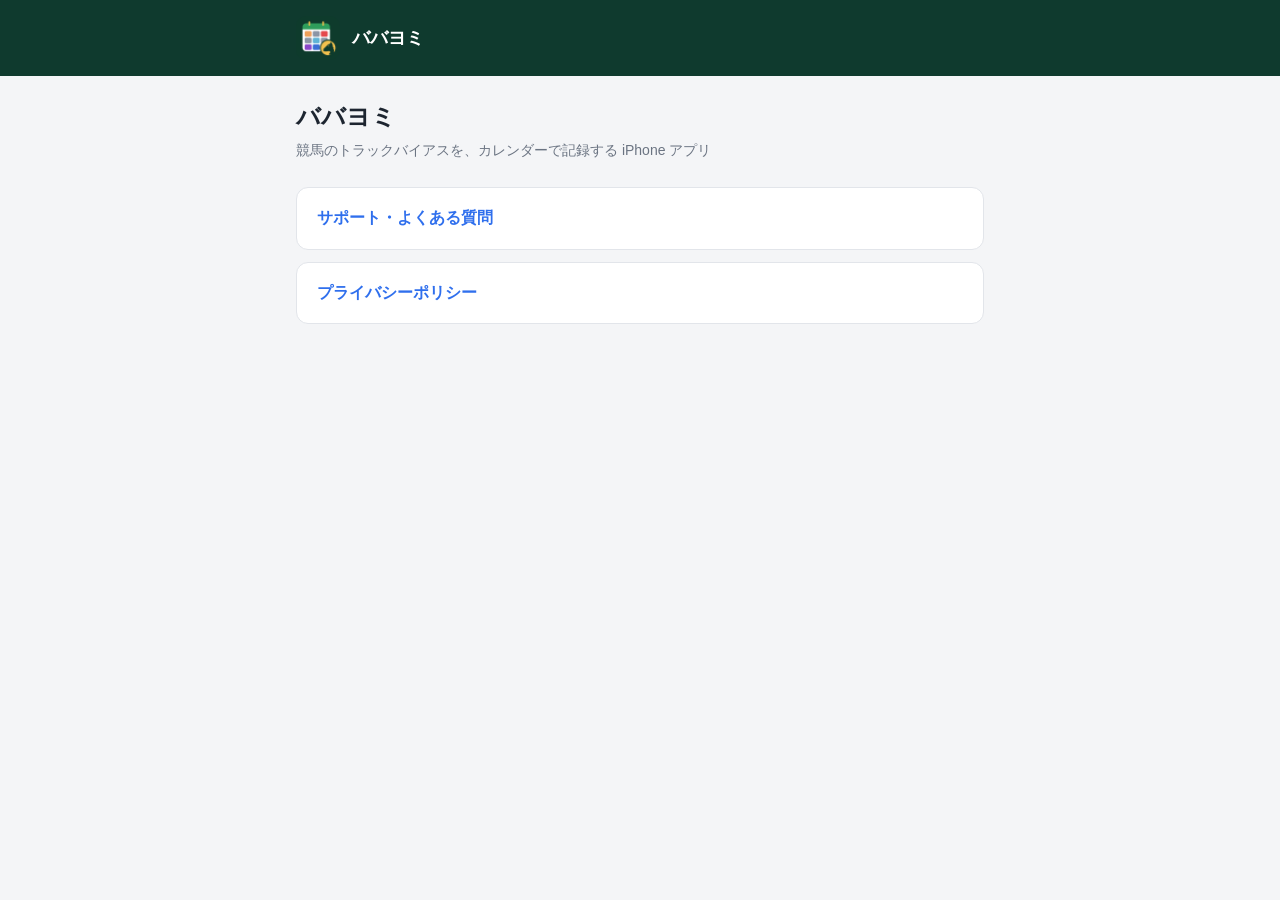
<file: index.html>
<!doctype html>
<html lang="ja">
<head>
  <meta charset="utf-8">
  <meta name="viewport" content="width=device-width, initial-scale=1">
  <title>ババヨミ</title>
  <link rel="icon" href="icon.png">
  <link rel="stylesheet" href="style.css">
</head>
<body>
  <header>
    <div class="header-inner">
      <img src="icon.png" alt="">
      <a href="./">ババヨミ</a>
    </div>
  </header>
  <main>
    <h1>ババヨミ</h1>
    <p class="updated">競馬のトラックバイアスを、カレンダーで記録する iPhone アプリ</p>
    <ul class="links">
      <li><a href="support.html">サポート・よくある質問</a></li>
      <li><a href="privacy.html">プライバシーポリシー</a></li>
    </ul>
  </main>
</body>
</html>
</file>
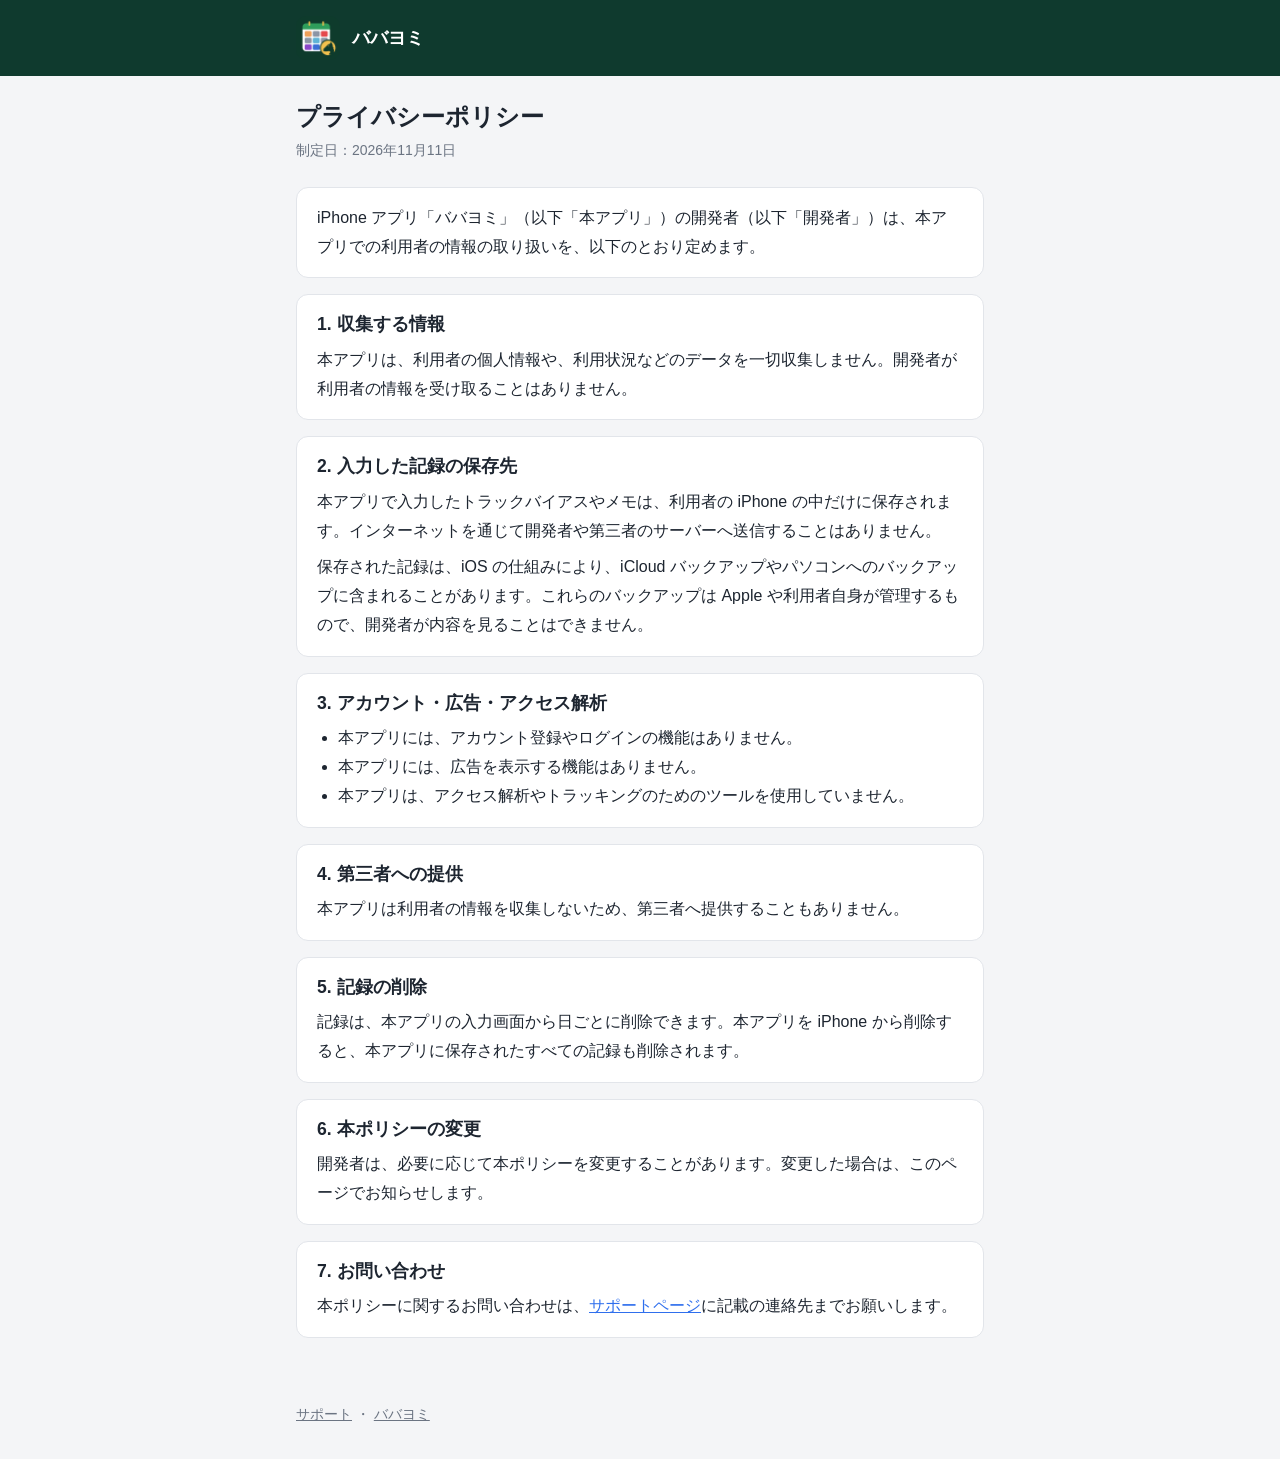
<file: privacy.html>
<!doctype html>
<html lang="ja">
<head>
  <meta charset="utf-8">
  <meta name="viewport" content="width=device-width, initial-scale=1">
  <title>プライバシーポリシー | ババヨミ</title>
  <link rel="icon" href="icon.png">
  <link rel="stylesheet" href="style.css">
</head>
<body>
  <header>
    <div class="header-inner">
      <img src="icon.png" alt="">
      <a href="./">ババヨミ</a>
    </div>
  </header>
  <main>
    <h1>プライバシーポリシー</h1>
    <p class="updated">制定日：2026年11月11日</p>

    <section>
      <p>iPhone アプリ「ババヨミ」（以下「本アプリ」）の開発者（以下「開発者」）は、本アプリでの利用者の情報の取り扱いを、以下のとおり定めます。</p>
    </section>

    <section>
      <h2>1. 収集する情報</h2>
      <p>本アプリは、利用者の個人情報や、利用状況などのデータを一切収集しません。開発者が利用者の情報を受け取ることはありません。</p>
    </section>

    <section>
      <h2>2. 入力した記録の保存先</h2>
      <p>本アプリで入力したトラックバイアスやメモは、利用者の iPhone の中だけに保存されます。インターネットを通じて開発者や第三者のサーバーへ送信することはありません。</p>
      <p>保存された記録は、iOS の仕組みにより、iCloud バックアップやパソコンへのバックアップに含まれることがあります。これらのバックアップは Apple や利用者自身が管理するもので、開発者が内容を見ることはできません。</p>
    </section>

    <section>
      <h2>3. アカウント・広告・アクセス解析</h2>
      <ul>
        <li>本アプリには、アカウント登録やログインの機能はありません。</li>
        <li>本アプリには、広告を表示する機能はありません。</li>
        <li>本アプリは、アクセス解析やトラッキングのためのツールを使用していません。</li>
      </ul>
    </section>

    <section>
      <h2>4. 第三者への提供</h2>
      <p>本アプリは利用者の情報を収集しないため、第三者へ提供することもありません。</p>
    </section>

    <section>
      <h2>5. 記録の削除</h2>
      <p>記録は、本アプリの入力画面から日ごとに削除できます。本アプリを iPhone から削除すると、本アプリに保存されたすべての記録も削除されます。</p>
    </section>

    <section>
      <h2>6. 本ポリシーの変更</h2>
      <p>開発者は、必要に応じて本ポリシーを変更することがあります。変更した場合は、このページでお知らせします。</p>
    </section>

    <section>
      <h2>7. お問い合わせ</h2>
      <p>本ポリシーに関するお問い合わせは、<a href="support.html">サポートページ</a>に記載の連絡先までお願いします。</p>
    </section>
  </main>
  <footer>
    <a href="support.html">サポート</a> ・ <a href="./">ババヨミ</a>
  </footer>
</body>
</html>
</file>
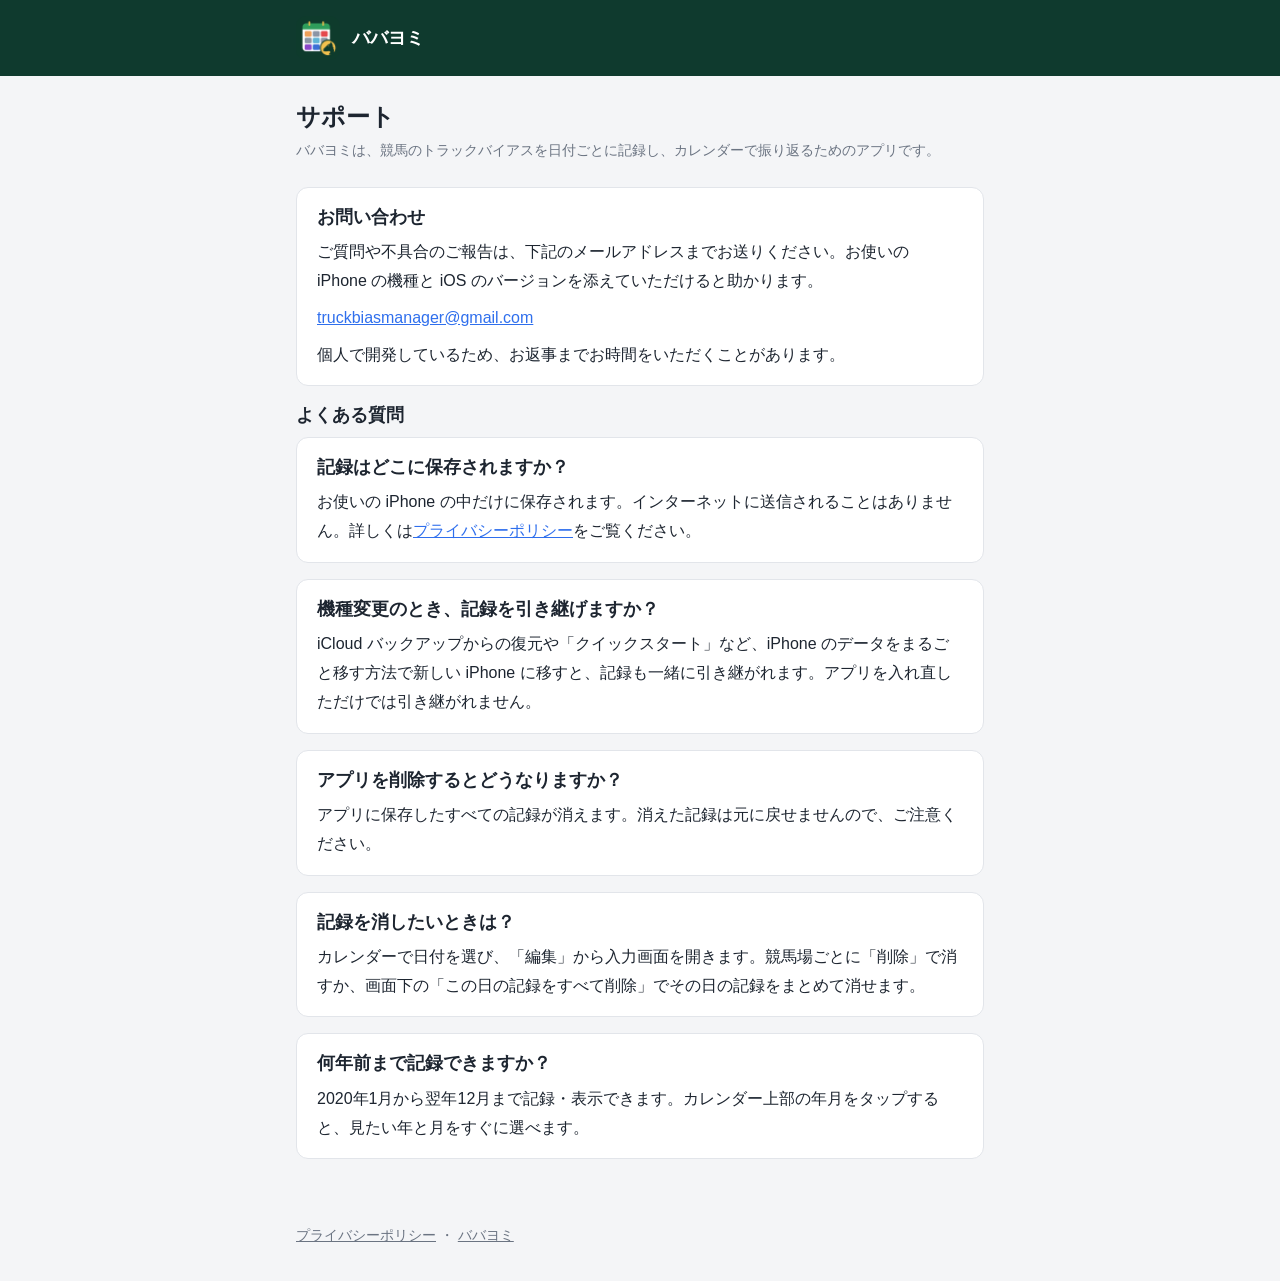
<file: support.html>
<!doctype html>
<html lang="ja">
<head>
  <meta charset="utf-8">
  <meta name="viewport" content="width=device-width, initial-scale=1">
  <title>サポート | ババヨミ</title>
  <link rel="icon" href="icon.png">
  <link rel="stylesheet" href="style.css">
</head>
<body>
  <header>
    <div class="header-inner">
      <img src="icon.png" alt="">
      <a href="./">ババヨミ</a>
    </div>
  </header>
  <main>
    <h1>サポート</h1>
    <p class="updated">ババヨミは、競馬のトラックバイアスを日付ごとに記録し、カレンダーで振り返るためのアプリです。</p>

    <section>
      <h2>お問い合わせ</h2>
      <p>ご質問や不具合のご報告は、下記のメールアドレスまでお送りください。お使いの iPhone の機種と iOS のバージョンを添えていただけると助かります。</p>
      <p><a href="mailto:truckbiasmanager@gmail.com">truckbiasmanager@gmail.com</a></p>
      <p>個人で開発しているため、お返事までお時間をいただくことがあります。</p>
    </section>

    <h2>よくある質問</h2>

    <section>
      <h2>記録はどこに保存されますか？</h2>
      <p>お使いの iPhone の中だけに保存されます。インターネットに送信されることはありません。詳しくは<a href="privacy.html">プライバシーポリシー</a>をご覧ください。</p>
    </section>

    <section>
      <h2>機種変更のとき、記録を引き継げますか？</h2>
      <p>iCloud バックアップからの復元や「クイックスタート」など、iPhone のデータをまるごと移す方法で新しい iPhone に移すと、記録も一緒に引き継がれます。アプリを入れ直しただけでは引き継がれません。</p>
    </section>

    <section>
      <h2>アプリを削除するとどうなりますか？</h2>
      <p>アプリに保存したすべての記録が消えます。消えた記録は元に戻せませんので、ご注意ください。</p>
    </section>

    <section>
      <h2>記録を消したいときは？</h2>
      <p>カレンダーで日付を選び、「編集」から入力画面を開きます。競馬場ごとに「削除」で消すか、画面下の「この日の記録をすべて削除」でその日の記録をまとめて消せます。</p>
    </section>

    <section>
      <h2>何年前まで記録できますか？</h2>
      <p>2020年1月から翌年12月まで記録・表示できます。カレンダー上部の年月をタップすると、見たい年と月をすぐに選べます。</p>
    </section>
  </main>
  <footer>
    <a href="privacy.html">プライバシーポリシー</a> ・ <a href="./">ババヨミ</a>
  </footer>
</body>
</html>
</file>
<file: style.css>
:root {
  --bg: #f4f5f7;
  --panel: #ffffff;
  --text: #1d2530;
  --muted: #6b7482;
  --line: #e2e5ea;
  --accent: #2f6fed;
  --brand: #0f3a2e;
  color-scheme: light;
}

@media (prefers-color-scheme: dark) {
  :root {
    --bg: #12161d;
    --panel: #1a2029;
    --text: #e6ebf2;
    --muted: #9aa6b6;
    --line: #2c3542;
    --accent: #6f9bff;
    --brand: #0f3a2e;
    color-scheme: dark;
  }
}

* { box-sizing: border-box; }

body {
  margin: 0;
  background: var(--bg);
  color: var(--text);
  font-family: -apple-system, BlinkMacSystemFont, "Hiragino Sans", "Hiragino Kaku Gothic ProN", "Yu Gothic", Meiryo, sans-serif;
  font-size: 16px;
  line-height: 1.8;
  -webkit-text-size-adjust: 100%;
}

header {
  background: var(--brand);
  color: #fff;
}

.header-inner {
  max-width: 720px;
  margin: 0 auto;
  padding: 16px;
  display: flex;
  align-items: center;
  gap: 12px;
}

.header-inner img {
  width: 44px;
  height: 44px;
  border-radius: 10px;
}

.header-inner a {
  color: #fff;
  text-decoration: none;
  font-weight: 700;
  font-size: 1.15rem;
}

main {
  max-width: 720px;
  margin: 0 auto;
  padding: 24px 16px 48px;
}

h1 {
  font-size: 1.5rem;
  margin: 0 0 4px;
  line-height: 1.4;
}

.updated {
  color: var(--muted);
  font-size: 0.875rem;
  margin: 0 0 24px;
}

section {
  background: var(--panel);
  border: 1px solid var(--line);
  border-radius: 12px;
  padding: 16px 20px;
  margin-bottom: 16px;
}

h2 {
  font-size: 1.1rem;
  margin: 0 0 8px;
  line-height: 1.5;
}

section p { margin: 0 0 8px; }
section p:last-child { margin-bottom: 0; }
section ul { margin: 0; padding-left: 1.3em; }

a { color: var(--accent); }

.links {
  list-style: none;
  padding: 0;
  margin: 0;
  display: grid;
  gap: 12px;
}

.links a {
  display: block;
  background: var(--panel);
  border: 1px solid var(--line);
  border-radius: 12px;
  padding: 16px 20px;
  font-weight: 700;
  text-decoration: none;
}

footer {
  max-width: 720px;
  margin: 0 auto;
  padding: 0 16px 32px;
  color: var(--muted);
  font-size: 0.875rem;
}

footer a { color: var(--muted); }
</file>
